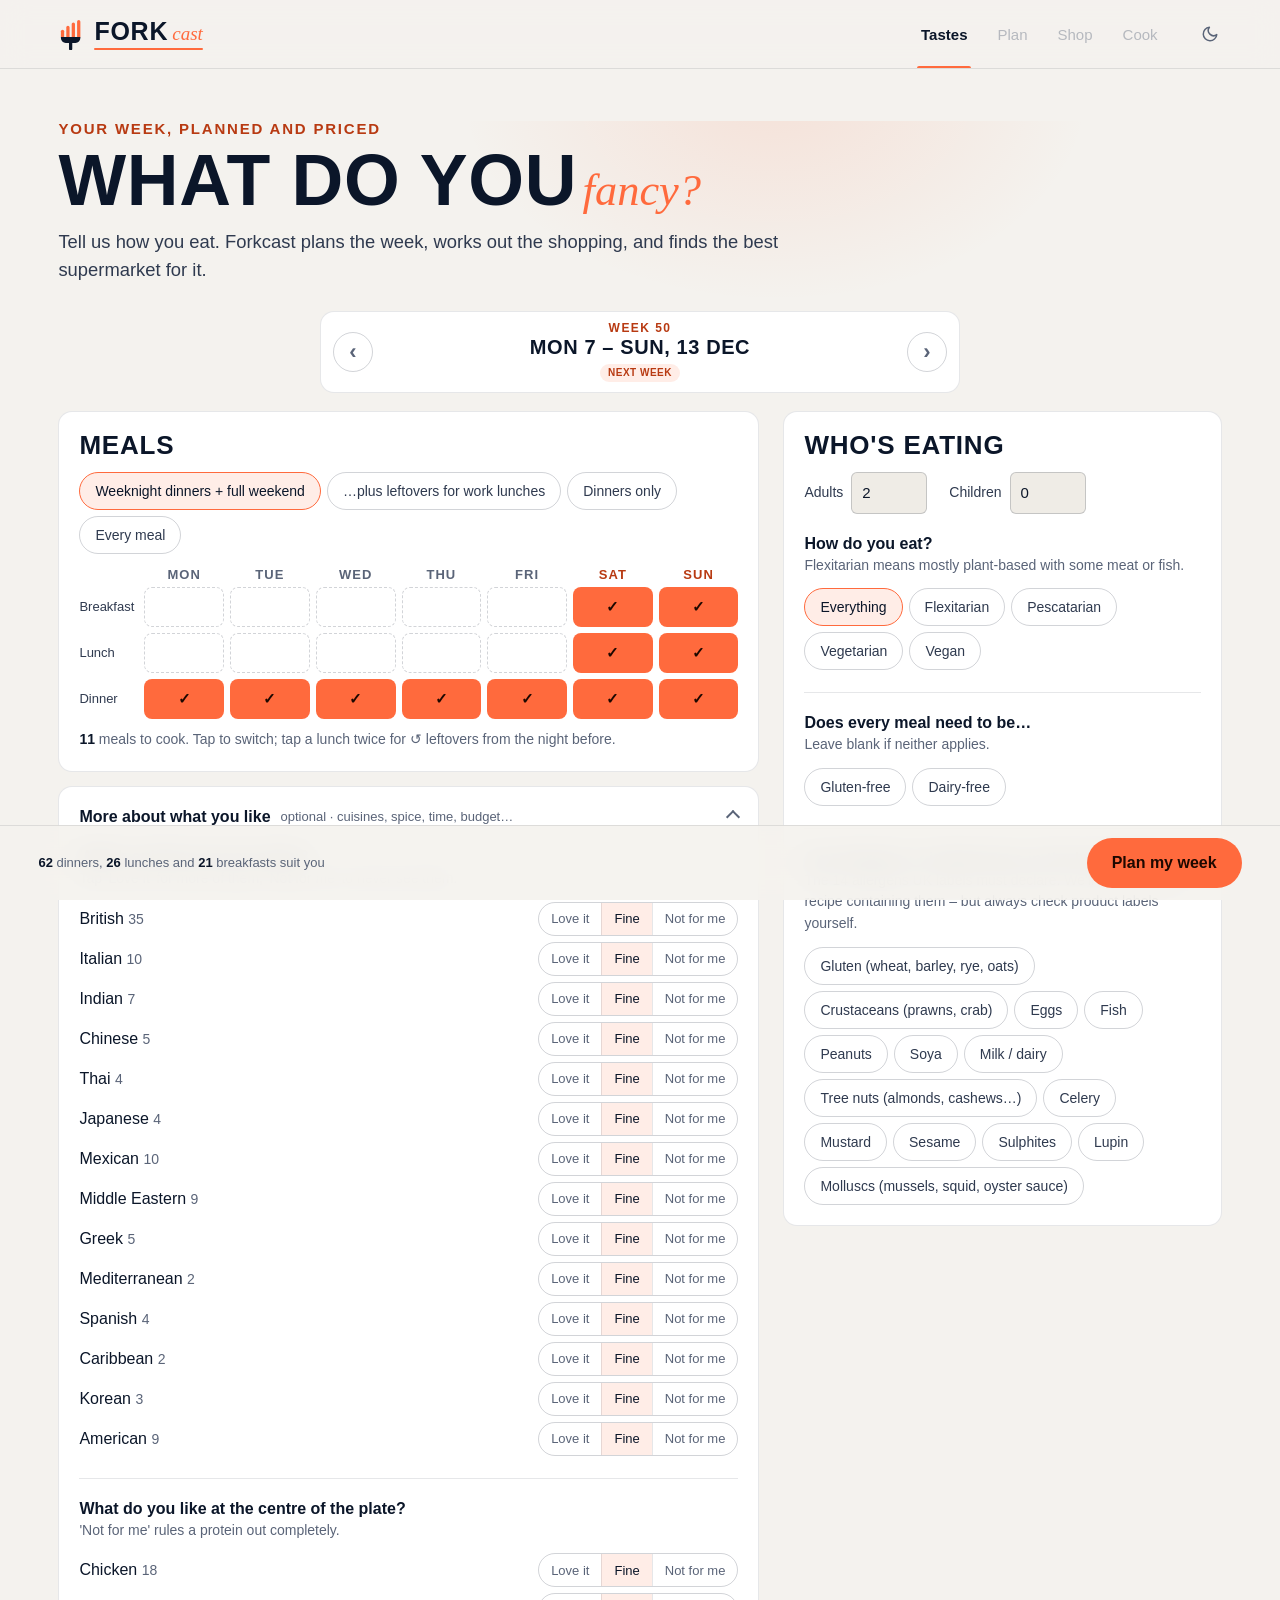
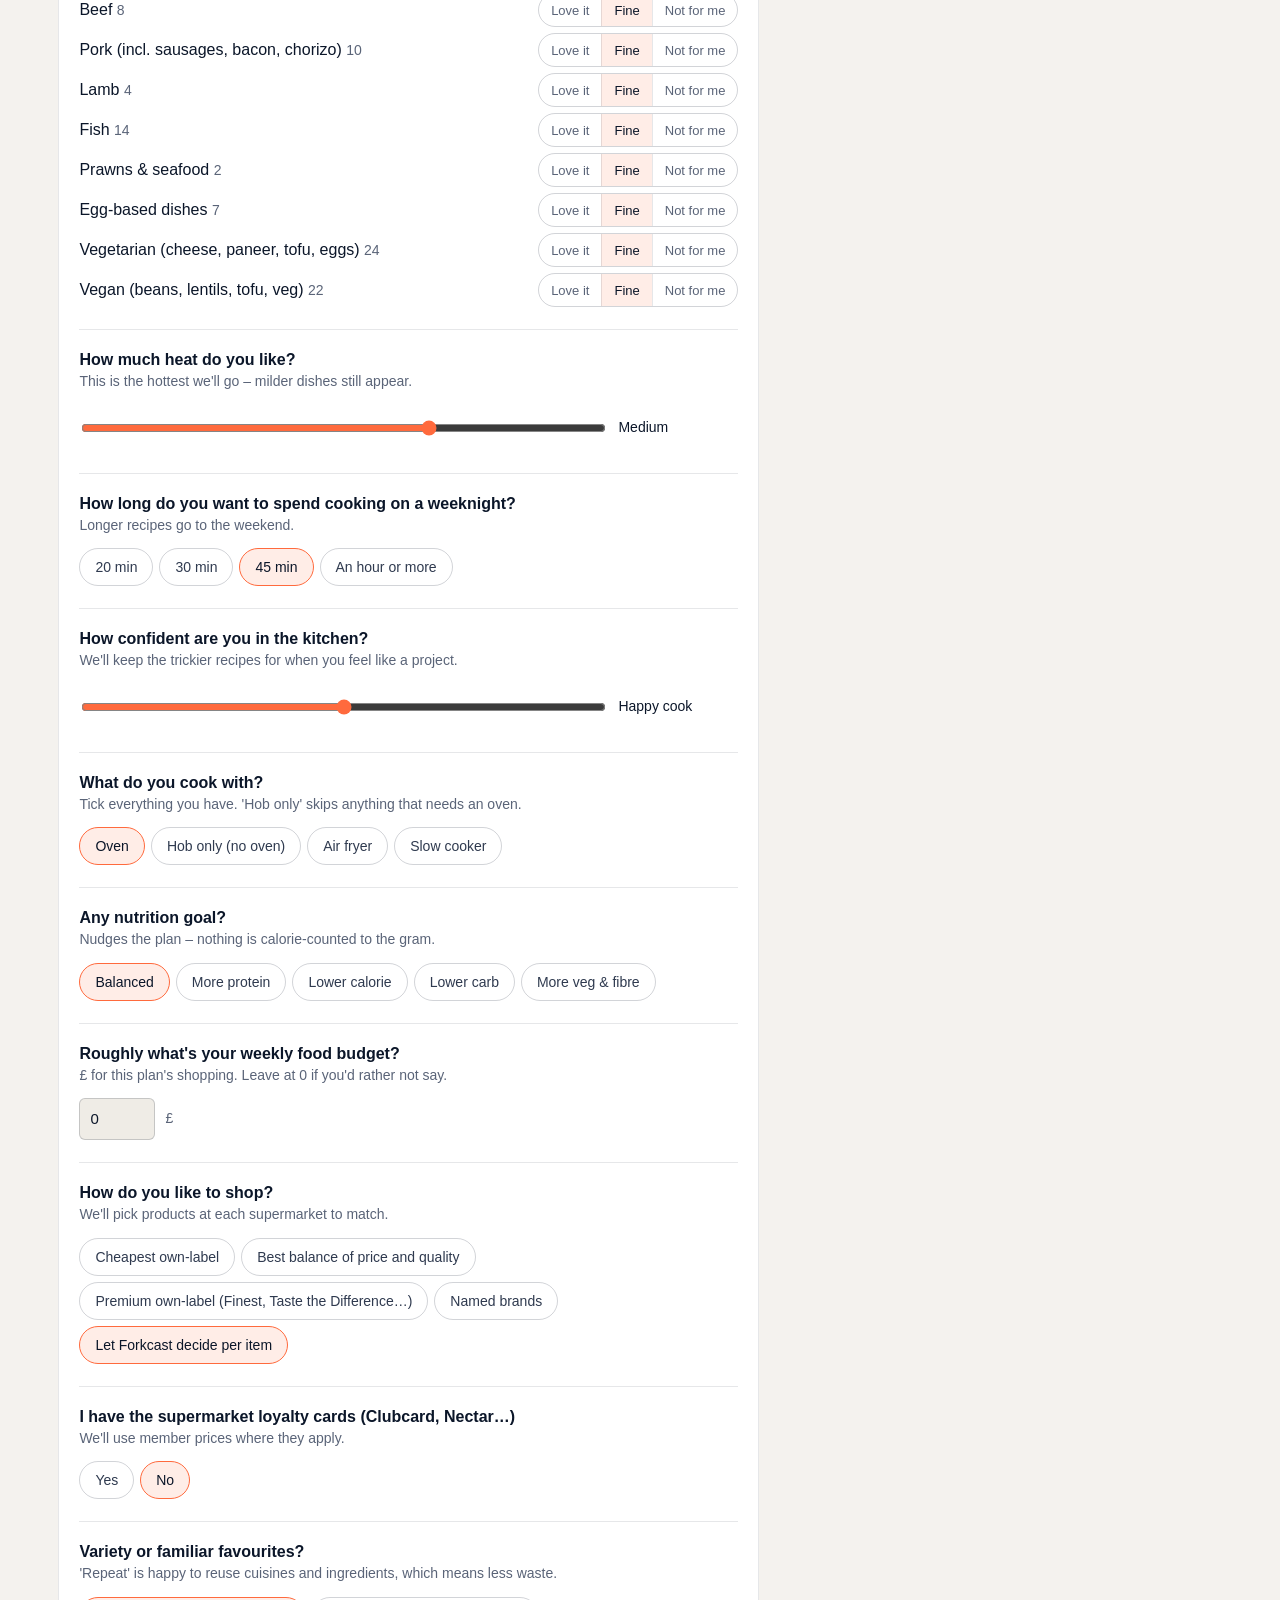
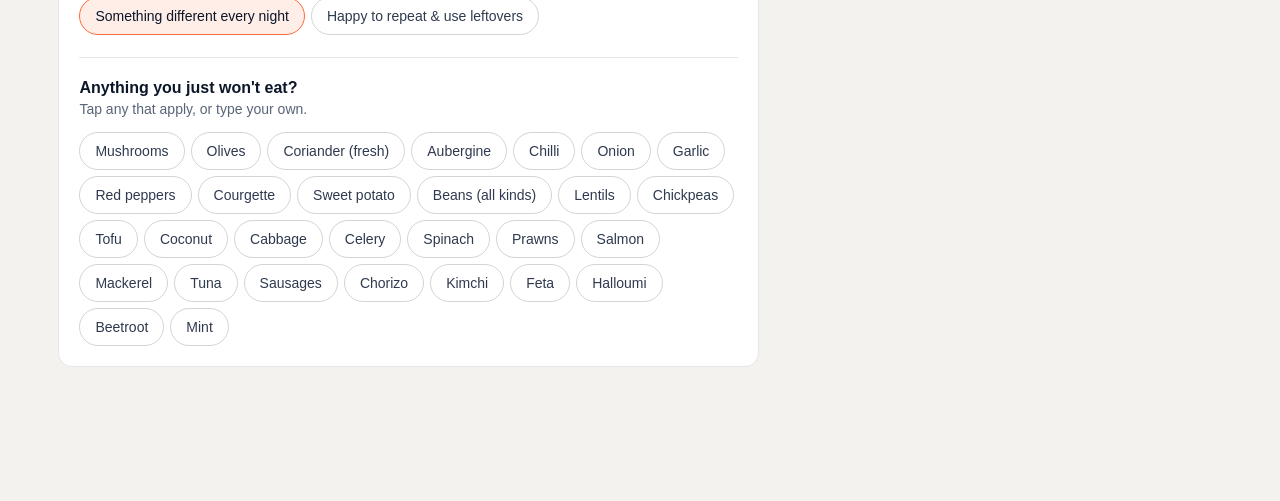
<file: index.html>
<!doctype html>
<html lang="en-GB">
<head>
<meta charset="utf-8">
<meta name="viewport" content="width=device-width, initial-scale=1, viewport-fit=cover">
<meta name="theme-color" content="#07101f" media="(prefers-color-scheme: dark)">
<meta name="theme-color" content="#f5f3f1" media="(prefers-color-scheme: light)">
<link rel="icon" href="icon.svg" type="image/svg+xml">
<link rel="apple-touch-icon" href="apple-touch-icon.png">
<link rel="manifest" href="manifest.json">
<title>Forkcast</title>
<script>try{var t=localStorage.getItem("fc-theme");if(t)document.documentElement.setAttribute("data-theme",t)}catch(e){}</script>
<link rel="stylesheet" href="style.css">
</head>
<body>
<a class="skip" href="#view">Skip to content</a>
<header>
  <div class="bar-in">
    <a class="mark" href="#" onclick="go(0);return false" aria-label="Forkcast: start">
      <!-- a fork whose tines rise like a bar chart: the week's food, forecast -->
      <svg class="logo" viewBox="0 0 28 32" aria-hidden="true"><rect class="tine" x="3" y="11" width="3.4" height="9" rx="1.7"/><rect class="tine" x="8.6" y="7" width="3.4" height="13" rx="1.7"/><rect class="tine" x="14.2" y="3.5" width="3.4" height="16.5" rx="1.7"/><rect class="tine" x="19.8" y="1" width="3.4" height="19" rx="1.7"/><path class="handle" d="M3 18.5h20.2v1.2a5 5 0 0 1-5 5h-3.4v6.1a1.7 1.7 0 0 1-3.4 0v-6.1H8a5 5 0 0 1-5-5z"/></svg>
      <span class="word"><span><b>FORK</b><i>cast</i></span></span>
    </a>
    <nav class="steps" id="steps" aria-label="Steps">
      <button data-s="0">Tastes</button>
      <button data-s="1">Plan</button>
      <button data-s="2">Shop</button>
      <button data-s="3">Cook</button>
    </nav>
    <button class="theme-btn" id="theme-btn" type="button" aria-label="Switch light or dark theme" title="Switch theme">
      <svg class="i-sun" viewBox="0 0 24 24" fill="none" stroke="currentColor" stroke-width="2" stroke-linecap="round" aria-hidden="true"><circle cx="12" cy="12" r="4"/><path d="M12 2v2M12 20v2M4.9 4.9l1.4 1.4M17.7 17.7l1.4 1.4M2 12h2M20 12h2M4.9 19.1l1.4-1.4M17.7 6.3l1.4-1.4"/></svg>
      <svg class="i-moon" viewBox="0 0 24 24" fill="none" stroke="currentColor" stroke-width="2" stroke-linecap="round" stroke-linejoin="round" aria-hidden="true"><path d="M21 12.8A9 9 0 1 1 11.2 3a7 7 0 0 0 9.8 9.8z"/></svg>
    </button>
  </div>
</header>
<main id="view" tabindex="-1"></main>
<script>
document.getElementById("theme-btn").addEventListener("click", function () {
  var r = document.documentElement, cur = r.getAttribute("data-theme") || (matchMedia("(prefers-color-scheme: light)").matches ? "light" : "dark");
  var next = cur === "light" ? "dark" : "light"; r.setAttribute("data-theme", next);
  try { localStorage.setItem("fc-theme", next); } catch (e) {}
});
</script>
<script>window.FORKCAST_STATIC = 1;</script>
<script src="engine.js"></script>
<script src="app.js"></script>
</body>
</html>
</file>
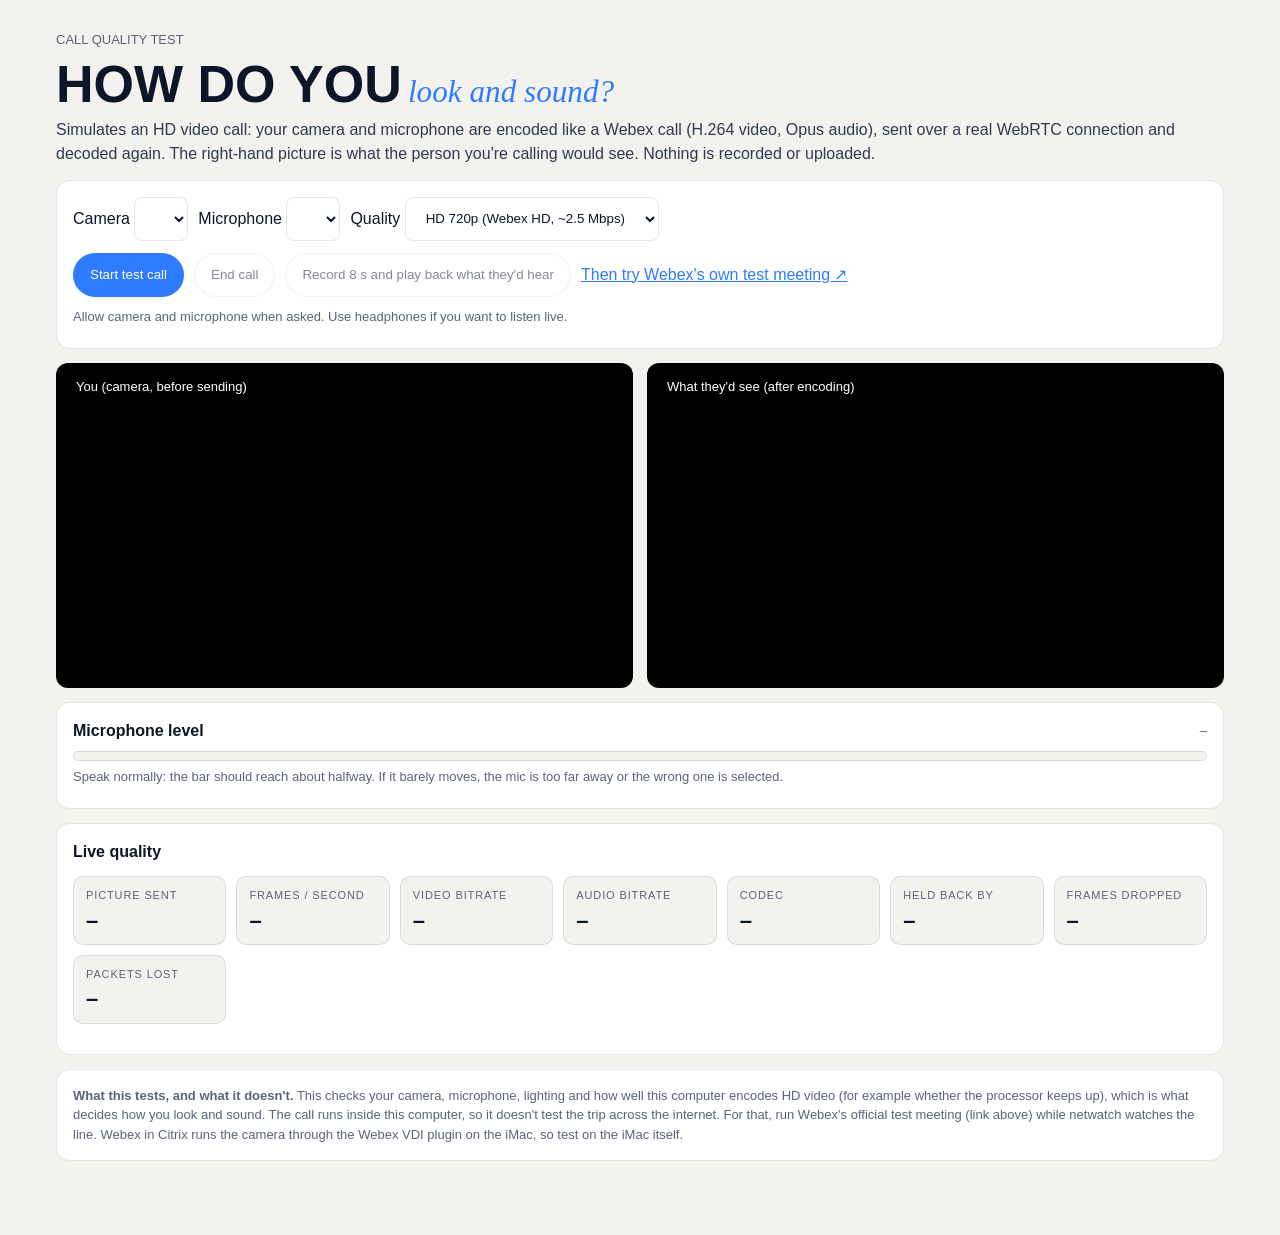
<file: call-test.html>
<!doctype html>
<html lang="en-GB">
<head>
<meta charset="utf-8">
<meta name="viewport" content="width=device-width, initial-scale=1">
<title>Call Quality Test</title>
<style>
/* A two-way HD call, simulated in the browser: your camera and microphone are encoded the way a
   video-call app would (H.264, Webex-like bitrates), sent across a real WebRTC connection and
   decoded again, so you see and hear what the other side would get, with live quality numbers. */
:root{--bg:#07101f;--panel:#0b1629;--line:rgb(255 255 255/.09);--ink:#f4f6fa;--ink2:#c6ccd8;--ink3:#8b95a8;
  --accent:#2f7bff;--ok:#3ddc84;--warn:#f5c518;--bad:#ff5a4f;--r:14px}
@media (prefers-color-scheme:light){:root{--bg:#f4f2ee;--panel:#fff;--line:rgb(10 20 40/.1);--ink:#0b1629;--ink2:#2f3a4f;--ink3:#5a6478;--ok:#13824a;--warn:#8a6400;--bad:#c8261c}}
*{box-sizing:border-box}
body{margin:0;background:var(--bg);color:var(--ink);font:16px/1.5 -apple-system,BlinkMacSystemFont,"Segoe UI",Roboto,sans-serif}
main{max-width:1200px;margin:0 auto;padding:24px 16px 60px}
h1{font:700 clamp(32px,5vw,52px)/1 "DIN Condensed","Barlow Condensed","Arial Narrow",sans-serif;text-transform:uppercase;margin:8px 0}
h1 em{font:italic 400 .6em Georgia,serif;color:var(--accent);text-transform:none;margin-left:.2em}
p{margin:6px 0;color:var(--ink2)}
.row{display:flex;flex-wrap:wrap;gap:10px;align-items:center}
select,button{font:600 15px/1 inherit;min-height:44px;padding:0 16px;border-radius:999px;border:1px solid var(--line);background:var(--panel);color:var(--ink)}
select{border-radius:8px;font-weight:500}
button.go{background:var(--accent);border-color:transparent;color:#fff}
button:disabled{opacity:.5}
.panel{background:var(--panel);border:1px solid var(--line);border-radius:var(--r);padding:16px;margin:14px 0}
.vids{display:grid;gap:14px;grid-template-columns:1fr}
@media(min-width:860px){.vids{grid-template-columns:1fr 1fr}}
.vid{position:relative;background:#000;border-radius:12px;overflow:hidden;aspect-ratio:16/9}
.vid video{width:100%;height:100%;object-fit:contain;display:block}
.vid .lab{position:absolute;left:10px;top:10px;padding:4px 10px;border-radius:999px;background:rgb(0 0 0/.6);color:#fff;font-size:13px}
.stats{display:grid;gap:10px;grid-template-columns:repeat(auto-fill,minmax(150px,1fr))}
.st{background:var(--bg);border:1px solid var(--line);border-radius:10px;padding:10px 12px}
.st .k{display:block;font-size:11px;letter-spacing:.08em;text-transform:uppercase;color:var(--ink3)}
.st .v{display:block;font:700 22px/1.2 "DIN Condensed","Barlow Condensed","Arial Narrow",sans-serif;margin-top:4px;font-variant-numeric:tabular-nums}
.ok{color:var(--ok)}.warn{color:var(--warn)}.bad{color:var(--bad)}
.meter{height:10px;border-radius:5px;background:var(--bg);border:1px solid var(--line);overflow:hidden}.meter i{display:block;height:100%;width:0;background:var(--ok);transition:width .1s}
.verdict{font-size:17px}
small,.small{font-size:13px;color:var(--ink3)}
a{color:var(--accent)}
</style>
</head>
<body>
<main>
  <p class="small">CALL QUALITY TEST</p>
  <h1>How do you<em>look and sound?</em></h1>
  <p>Simulates an HD video call: your camera and microphone are encoded like a Webex call (H.264 video, Opus audio), sent over a real WebRTC connection and decoded again. The right-hand picture is what the person you're calling would see. Nothing is recorded or uploaded.</p>

  <div class="panel">
    <div class="row">
      <label>Camera <select id="cam"></select></label>
      <label>Microphone <select id="mic"></select></label>
      <label>Quality <select id="q">
        <option value="720">HD 720p (Webex HD, ~2.5 Mbps)</option>
        <option value="1080">Full HD 1080p (~4 Mbps)</option>
        <option value="360">Standard 360p (~0.6 Mbps)</option>
      </select></label>
    </div>
    <div class="row" style="margin-top:12px">
      <button class="go" id="start">Start test call</button>
      <button id="stop" disabled>End call</button>
      <button id="hear" disabled title="Records 8 seconds of what they'd hear, then plays it back, so there's no echo">Record 8 s and play back what they'd hear</button>
      <a href="https://www.webex.com/test-meeting.html" target="_blank" rel="noopener">Then try Webex's own test meeting ↗</a>
    </div>
    <p class="small" id="status" style="margin-top:10px">Allow camera and microphone when asked. Use headphones if you want to listen live.</p>
  </div>

  <div class="vids">
    <div class="vid"><video id="local" autoplay playsinline muted></video><span class="lab">You (camera, before sending)</span></div>
    <div class="vid"><video id="remote" autoplay playsinline muted></video><span class="lab">What they'd see (after encoding)</span></div>
  </div>

  <div class="panel">
    <div class="row" style="justify-content:space-between"><b>Microphone level</b><span class="small" id="micl">–</span></div>
    <div class="meter" style="margin-top:8px"><i id="mlev"></i></div>
    <p class="small" style="margin-top:6px">Speak normally: the bar should reach about halfway. If it barely moves, the mic is too far away or the wrong one is selected.</p>
  </div>

  <div class="panel">
    <b>Live quality</b>
    <div class="stats" style="margin-top:12px">
      <div class="st"><span class="k">Picture sent</span><span class="v" id="s-res">–</span></div>
      <div class="st"><span class="k">Frames / second</span><span class="v" id="s-fps">–</span></div>
      <div class="st"><span class="k">Video bitrate</span><span class="v" id="s-vbr">–</span></div>
      <div class="st"><span class="k">Audio bitrate</span><span class="v" id="s-abr">–</span></div>
      <div class="st"><span class="k">Codec</span><span class="v" id="s-codec">–</span></div>
      <div class="st"><span class="k">Held back by</span><span class="v" id="s-lim">–</span></div>
      <div class="st"><span class="k">Frames dropped</span><span class="v" id="s-drop">–</span></div>
      <div class="st"><span class="k">Packets lost</span><span class="v" id="s-loss">–</span></div>
    </div>
    <p class="verdict" id="verdict" style="margin-top:14px"></p>
  </div>

  <div class="panel small">
    <b>What this tests, and what it doesn't.</b> This checks your camera, microphone, lighting and how well this computer encodes HD video (for example whether the processor keeps up), which is what decides how you look and sound. The call runs inside this computer, so it doesn't test the trip across the internet. For that, run Webex's official test meeting (link above) while netwatch watches the line. Webex in Citrix runs the camera through the Webex VDI plugin on the iMac, so test on the iMac itself.
  </div>
</main>
<script>
const $ = s => document.querySelector(s);
const Q = { "360": { w: 640, h: 360, br: 600e3 }, "720": { w: 1280, h: 720, br: 2.5e6 }, "1080": { w: 1920, h: 1080, br: 4e6 } };
let stream, pc1, pc2, timer, prev = {}, audioCtx, recvStream;

async function listDevices() {
  const ds = await navigator.mediaDevices.enumerateDevices();
  const fill = (sel, kind) => { const cur = sel.value; sel.innerHTML = ds.filter(d => d.kind === kind).map((d, i) => `<option value="${d.deviceId}">${d.label || kind + " " + (i + 1)}</option>`).join(""); if (cur) sel.value = cur; };
  fill($("#cam"), "videoinput"); fill($("#mic"), "audioinput");
}
function status(t) { $("#status").textContent = t; }

async function start() {
  const q = Q[$("#q").value];
  status("Starting camera and microphone…");
  stream = await navigator.mediaDevices.getUserMedia({
    video: { deviceId: $("#cam").value ? { exact: $("#cam").value } : undefined, width: { ideal: q.w }, height: { ideal: q.h }, frameRate: { ideal: 30 } },
    audio: { deviceId: $("#mic").value ? { exact: $("#mic").value } : undefined, echoCancellation: true, noiseSuppression: true, autoGainControl: true },
  });
  await listDevices();
  $("#local").srcObject = stream;
  micMeter(stream);
  // the call: two ends of a real WebRTC connection, as a calling app would set up
  pc1 = new RTCPeerConnection(); pc2 = new RTCPeerConnection();
  pc1.onicecandidate = e => e.candidate && pc2.addIceCandidate(e.candidate);
  pc2.onicecandidate = e => e.candidate && pc1.addIceCandidate(e.candidate);
  recvStream = new MediaStream();
  pc2.ontrack = e => { recvStream.addTrack(e.track); $("#remote").srcObject = recvStream; };
  for (const t of stream.getTracks()) {
    const tr = pc1.addTransceiver(t, { direction: "sendonly", streams: [stream] });
    if (t.kind === "video") {
      // prefer H.264 like Webex
      const caps = RTCRtpSender.getCapabilities("video").codecs;
      const h264 = caps.filter(c => /h264/i.test(c.mimeType)), rest = caps.filter(c => !/h264/i.test(c.mimeType));
      if (h264.length && tr.setCodecPreferences) tr.setCodecPreferences([...h264, ...rest]);
    }
  }
  const offer = await pc1.createOffer(); await pc1.setLocalDescription(offer); await pc2.setRemoteDescription(offer);
  const answer = await pc2.createAnswer(); await pc2.setLocalDescription(answer); await pc1.setRemoteDescription(answer);
  // Webex-like bitrates
  for (const s of pc1.getSenders()) {
    const p = s.getParameters(); if (!p.encodings || !p.encodings.length) p.encodings = [{}];
    p.encodings[0].maxBitrate = s.track.kind === "video" ? q.br : 64e3;
    if (s.track.kind === "video") p.encodings[0].maxFramerate = 30;
    await s.setParameters(p).catch(() => {});
  }
  $("#start").disabled = true; $("#stop").disabled = false; $("#hear").disabled = false;
  status("Call running. Wait about 10 seconds for the picture to reach full quality.");
  prev = {}; timer = setInterval(stats, 1000);
}

function stop() {
  clearInterval(timer);
  [pc1, pc2].forEach(p => p && p.close());
  stream && stream.getTracks().forEach(t => t.stop());
  $("#start").disabled = false; $("#stop").disabled = true; $("#hear").disabled = true;
  status("Call ended.");
}

function micMeter(s) {
  audioCtx = audioCtx || new AudioContext();
  const an = audioCtx.createAnalyser(); an.fftSize = 512;
  audioCtx.createMediaStreamSource(s).connect(an);
  const buf = new Float32Array(an.fftSize);
  (function tick() {
    an.getFloatTimeDomainData(buf);
    let rms = 0; for (const x of buf) rms += x * x; rms = Math.sqrt(rms / buf.length);
    const db = 20 * Math.log10(rms || 1e-6), pct = Math.max(0, Math.min(100, (db + 60) * 1.8));
    $("#mlev").style.width = pct + "%"; $("#micl").textContent = (db > -90 ? db.toFixed(0) : "–") + " dB";
    if (s.active) requestAnimationFrame(tick);
  })();
}

async function hear() {
  // record what the far end receives, then play it back: no echo, and you hear the encoded audio
  const rec = new MediaRecorder(new MediaStream(recvStream.getAudioTracks().concat(recvStream.getVideoTracks())));
  const chunks = []; rec.ondataavailable = e => chunks.push(e.data);
  rec.onstop = () => { const v = document.createElement("video"); v.src = URL.createObjectURL(new Blob(chunks, { type: rec.mimeType }));
    v.controls = true; v.style.cssText = "width:100%;border-radius:12px;margin-top:12px"; $("#hear").after(v); v.play(); status("Playing back what they'd have seen and heard."); };
  rec.start(); status("Recording 8 seconds: talk normally…"); $("#hear").disabled = true;
  setTimeout(() => { rec.stop(); $("#hear").disabled = false; }, 8000);
}

async function stats() {
  const r = await pc1.getStats(); let out = {}, codecs = {};
  r.forEach(s => { if (s.type === "codec") codecs[s.id] = s.mimeType; });
  r.forEach(s => {
    if (s.type === "outbound-rtp" && s.kind === "video") out.v = s;
    if (s.type === "outbound-rtp" && s.kind === "audio") out.a = s;
    if (s.type === "remote-inbound-rtp" && s.kind === "video") out.rv = s;
  });
  const r2 = await pc2.getStats(); r2.forEach(s => { if (s.type === "inbound-rtp" && s.kind === "video") out.iv = s; });
  const now = performance.now(), dt = prev.t ? (now - prev.t) / 1000 : 1;
  const kbps = (cur, p) => cur && p ? ((cur.bytesSent - p.bytesSent) * 8 / dt / 1000) : 0;
  const vbr = kbps(out.v, prev.v), abr = kbps(out.a, prev.a);
  const v = out.v || {}, iv = out.iv || {};
  const res = v.frameWidth ? `${v.frameWidth}×${v.frameHeight}` : "–";
  const fps = Math.round(v.framesPerSecond || 0);
  const lim = v.qualityLimitationReason || "none";
  const target = Q[$("#q").value];
  set("#s-res", res, v.frameHeight >= target.h * .95 ? "ok" : v.frameHeight >= target.h * .6 ? "warn" : "bad");
  set("#s-fps", fps || "–", fps >= 27 ? "ok" : fps >= 20 ? "warn" : "bad");
  set("#s-vbr", vbr ? (vbr / 1000).toFixed(2) + " Mbps" : "–", vbr >= target.br / 1000 * .7 ? "ok" : vbr ? "warn" : "");
  set("#s-abr", abr ? Math.round(abr) + " kbps" : "–", abr >= 20 ? "ok" : "warn");
  set("#s-codec", (codecs[v.codecId] || "–").replace("video/", ""), "");
  set("#s-lim", { none: "nothing", cpu: "processor", bandwidth: "bandwidth", other: "other" }[lim] || lim, lim === "none" ? "ok" : "warn");
  set("#s-drop", iv.framesDropped ?? "–", (iv.framesDropped || 0) < 10 ? "ok" : "warn");
  set("#s-loss", out.rv ? out.rv.packetsLost : 0, (out.rv?.packetsLost || 0) === 0 ? "ok" : "warn");
  const issues = [];
  if (v.frameHeight && v.frameHeight < target.h * .95) issues.push(`your camera or computer is only producing ${res}, below the ${target.h}p asked for`);
  if (fps && fps < 25) issues.push(`the picture is running at ${fps} frames a second (aim for 30): usually poor lighting, or the camera on a low-light setting`);
  if (lim === "cpu") issues.push("the processor can't keep up with HD encoding: close other apps, or use 720p");
  if (lim === "bandwidth") issues.push("the encoder is holding back to stay within the bitrate");
  $("#verdict").innerHTML = !v.frameWidth ? "Warming up…" : issues.length ? "<span class='warn'>Things to look at:</span> " + issues.join("; ") + "." :
    `<span class='ok'>Looks good.</span> You're sending ${res} at ${fps} fps and ${(vbr / 1000).toFixed(1)} Mbps, which is Webex HD quality. Use "Record 8 s" to check how your voice sounds.`;
  prev = { t: now, v: out.v, a: out.a };
}
function set(sel, txt, cls) { const e = $(sel); e.textContent = txt; e.className = "v " + (cls || ""); }

$("#start").onclick = () => start().catch(e => status("Couldn't start: " + e.message + ". Check the browser has permission to use the camera and microphone."));
$("#stop").onclick = stop;
$("#hear").onclick = hear;
navigator.mediaDevices?.enumerateDevices && listDevices();
navigator.mediaDevices?.addEventListener?.("devicechange", listDevices);
</script>
</body>
</html>
</file>
<file: style.css>
/* Forkcast: in the Posh On Paper family. A matchday-programme read: navy surfaces, white ink,
   headlines in a condensed scoreboard face with the accent word in an italic serif, numbers in
   tabular figures, borders not shadows, pill buttons. Forkcast's own colour is a ripe tomato
   (Posh's is blue), used for the one thing to do next and the accent words; nothing else. */

:root{
  --font-ui:-apple-system,BlinkMacSystemFont,"Inter","Segoe UI",Roboto,sans-serif;
  --font-head:"DIN Condensed","Barlow Condensed","Oswald","Arial Narrow",sans-serif;
  --font-serif:Georgia,"Times New Roman",serif;

  --navy:#07101f; --deck:#0b1629; --deck-up:#112039; --pit:#050b16;
  --line:rgb(255 255 255 / .08); --line-strong:rgb(255 255 255 / .16);
  --ink-1:#f4f6fa; --ink-2:#c6ccd8; --ink-3:#8b95a8; --ink-4:#76809a;
  --tom:#ff6a3d; --tom-ink:#ff8a66; --tom-deep:#e0512a; --tom-glow:rgb(255 106 61 / .16); --on-tom:#1d0800;
  --ok:#3ddc84; --warn:#f5c518; --bad:#ff5a4f;
  --t-value:#8fb3ff; --t-own:#c6ccd8; --t-premium:#e7c26b; --t-brand:#d39bf2;
  --r-control:6px; --r-panel:14px; --r-pill:999px; --ease-out:cubic-bezier(.23,1,.32,1);
  color-scheme:dark;
}
/* light: the same programme printed on paper */
@media (prefers-color-scheme:light){
  :root:not([data-theme="dark"]){
    --navy:#f4f2ee; --deck:#ffffff; --deck-up:#faf8f5; --pit:#efece6;
    --line:rgb(10 20 40 / .10); --line-strong:rgb(10 20 40 / .18);
    --ink-1:#0b1629; --ink-2:#2f3a4f; --ink-3:#5a6478; --ink-4:#687286;
    --tom:#ff6a3d; --tom-ink:#b83a12; --tom-deep:#e0512a; --tom-glow:rgb(255 106 61 / .12);
    --ok:#13824a; --warn:#8a6400; --bad:#c8261c;
    --t-value:#2456b8; --t-own:#5a6478; --t-premium:#8a6200; --t-brand:#7d3fb0;
    color-scheme:light}
}
:root[data-theme="light"]{
  --navy:#f4f2ee; --deck:#ffffff; --deck-up:#faf8f5; --pit:#efece6;
  --line:rgb(10 20 40 / .10); --line-strong:rgb(10 20 40 / .18);
  --ink-1:#0b1629; --ink-2:#2f3a4f; --ink-3:#5a6478; --ink-4:#687286;
  --tom:#ff6a3d; --tom-ink:#b83a12; --tom-deep:#e0512a; --tom-glow:rgb(255 106 61 / .12);
  --ok:#13824a; --warn:#8a6400; --bad:#c8261c;
  --t-value:#2456b8; --t-own:#5a6478; --t-premium:#8a6200; --t-brand:#7d3fb0;
  color-scheme:light}
:root[data-theme="dark"]{color-scheme:dark}

*{box-sizing:border-box}
html{-webkit-text-size-adjust:100%}
body{margin:0;background:var(--navy);color:var(--ink-1);font:16px/1.55 var(--font-ui);-webkit-font-smoothing:antialiased;font-variant-numeric:tabular-nums}
::selection{background:var(--tom);color:var(--on-tom)}
:focus-visible{outline:2px solid var(--tom);outline-offset:2px}
a{color:var(--tom-ink)}
p{margin:6px 0}
.num{font-variant-numeric:tabular-nums}
.small{font-size:13px}.dim{color:var(--ink-3)}.miss{color:var(--bad)}
.skip{position:absolute;left:12px;top:-60px;z-index:50;padding:10px 14px;border-radius:var(--r-control);background:var(--tom);color:var(--on-tom);text-decoration:none}
.skip:focus{top:12px}

/* nav: wordmark, the four steps, theme */
header{position:sticky;top:0;z-index:30;border-bottom:1px solid var(--line);padding-top:env(safe-area-inset-top,0px);
  background:color-mix(in srgb,var(--navy) 86%,transparent);-webkit-backdrop-filter:blur(14px);backdrop-filter:blur(14px)}
.bar-in{max-width:880px;margin:0 auto;height:60px;display:flex;align-items:center;gap:18px;padding:0 max(20px,env(safe-area-inset-right,0px)) 0 max(20px,env(safe-area-inset-left,0px))}
.mark{display:inline-flex;flex-direction:column;gap:4px;text-decoration:none;line-height:1}
.mark b{font:700 22px/1 var(--font-head);letter-spacing:.03em;color:var(--ink-1)}
.mark i{font:italic 400 17px/1 var(--font-serif);color:var(--tom);margin-left:4px}
.mark::after{content:"";height:2px;background:var(--tom);border-radius:2px}
.steps{margin-left:auto;display:flex;gap:2px}
.steps button{position:relative;border:0;border-radius:0;background:none;color:var(--ink-3);font:500 14px/1 var(--font-ui);padding:0 10px;height:60px;min-height:0;cursor:pointer}
.steps button:not(:disabled):hover{color:var(--ink-1);background:none}
.steps button:disabled{opacity:.4;cursor:default}
.steps button.on{color:var(--ink-1);font-weight:650}
.steps button.on::after{content:"";position:absolute;left:10px;right:10px;bottom:0;height:2px;border-radius:2px 2px 0 0;background:var(--tom)}
@media (max-width:480px){.steps button{padding:0 7px;font-size:13px}.bar-in{gap:8px}}
.theme-btn{display:inline-grid;place-items:center;width:40px;height:40px;min-height:0;margin-right:-8px;padding:0;border-radius:var(--r-pill);border:0;background:none;color:var(--ink-3);cursor:pointer}
.theme-btn:hover{background:var(--deck);color:var(--ink-1)}
.theme-btn svg{width:18px;height:18px}
.theme-btn .i-sun{display:none}
:root[data-theme="dark"] .theme-btn .i-sun{display:block} :root[data-theme="dark"] .theme-btn .i-moon{display:none}
@media (prefers-color-scheme:dark){:root:not([data-theme="light"]) .theme-btn .i-sun{display:block}:root:not([data-theme="light"]) .theme-btn .i-moon{display:none}}

main{position:relative;max-width:880px;margin:0 auto;padding:0 max(20px,env(safe-area-inset-right,0px)) 120px max(20px,env(safe-area-inset-left,0px))}
/* floodlight wash behind the top of each step */
.glow{position:absolute;left:0;right:0;top:0;height:420px;pointer-events:none;overflow:hidden;z-index:-1}
.glow::before{content:"";position:absolute;width:900px;height:600px;left:50%;top:-330px;transform:translateX(-35%);background:radial-gradient(closest-side,var(--tom-glow),transparent 70%)}

/* type */
.kicker{font:700 14px/1 var(--font-head);letter-spacing:.12em;color:var(--tom-ink);text-transform:uppercase;margin:44px 0 0}
h1{font:700 clamp(46px,9vw,76px)/.92 var(--font-head);text-transform:uppercase;letter-spacing:.01em;margin:12px 0 0}
h1 em{font:italic 400 .62em/1 var(--font-serif);color:var(--tom);text-transform:none;letter-spacing:0;margin-left:.12em}
h2{font:700 24px/1 var(--font-head);text-transform:uppercase;letter-spacing:.03em;margin:0}
h3{font:600 16px/1.3 var(--font-ui);margin:0 0 4px}
.lede{color:var(--ink-2);font-size:17px;max-width:600px;margin:14px 0 26px}

/* panels */
.panel{background:var(--deck);border:1px solid var(--line);border-radius:var(--r-panel);padding:20px;margin:14px 0}
.panel-h{display:flex;align-items:baseline;gap:12px;margin-bottom:14px}
.panel-h .meta{margin-left:auto;font-size:13px;color:var(--ink-3)}
.help{font-size:14px;color:var(--ink-3);margin:-2px 0 12px}
.row{display:flex;align-items:center;gap:10px}.wrap{flex-wrap:wrap}

/* buttons */
.btn,button{font:600 14px/1 var(--font-ui);border-radius:var(--r-pill);cursor:pointer;display:inline-flex;align-items:center;justify-content:center;gap:8px;
  min-height:42px;padding:0 18px;border:1px solid var(--line-strong);background:none;color:var(--ink-1);text-decoration:none;white-space:nowrap;
  transition:background .15s,border-color .15s,transform .15s var(--ease-out)}
.btn:active,button:active{transform:scale(.97)}
button:hover,.btn:hover{border-color:var(--ink-3);background:var(--deck-up)}
.btn.go,button.go{background:var(--tom);border-color:transparent;color:var(--on-tom)}
.btn.go:hover,button.go:hover{background:var(--tom-deep)}
.btn.big,button.big{min-height:50px;padding:0 24px;font-size:16px}
button.tiny,.btn.tiny{min-height:32px;padding:0 12px;font-size:13px}
button.link{border:0;min-height:0;padding:0;background:none;color:var(--tom-ink);font-weight:500;text-decoration:underline;text-underline-offset:3px}
button:disabled{opacity:.45;cursor:default}
input,select{font:500 15px/1.2 var(--font-ui);color:var(--ink-1);background:var(--pit);border:1px solid var(--line-strong);border-radius:var(--r-control);padding:9px 10px;min-height:42px}
input[type=number]{width:76px}
label{font-size:14px;color:var(--ink-2)}

/* choices */
.chips{display:flex;flex-wrap:wrap;gap:6px}
.chip{min-height:38px;padding:0 15px;font-weight:500;color:var(--ink-2)}
.chip[aria-pressed="true"]{background:var(--tom-glow);border-color:var(--tom);color:var(--ink-1)}
.q+.q{margin-top:22px;padding-top:20px;border-top:1px solid var(--line)}
.q h3{margin-bottom:2px}
.gridq{display:grid;grid-template-columns:1fr auto;gap:6px 12px;align-items:center}
.seg{display:inline-flex;border:1px solid var(--line-strong);border-radius:var(--r-pill);overflow:hidden}
.seg button{border:0;border-radius:0;min-height:32px;padding:0 12px;font:500 13px/1 var(--font-ui);color:var(--ink-3)}
.seg button+button{border-left:1px solid var(--line)}
.seg button[aria-pressed="true"]{background:var(--tom-glow);color:var(--ink-1)}
.seg button[aria-pressed="true"].no{background:rgb(255 90 79 / .14);color:var(--bad)}
.scale{display:flex;align-items:center;gap:10px}.scale input{flex:1;accent-color:var(--tom);padding:0;border:0;background:none}
.inline-q{display:flex;flex-wrap:wrap;gap:12px 22px;align-items:center}
.inline-q label{display:flex;align-items:center;gap:8px}

/* meal grid */
.mealgrid{display:grid;grid-template-columns:auto repeat(7,minmax(32px,1fr));gap:6px;align-items:center;margin-top:14px}
.mg-d{font:700 13px/1 var(--font-head);letter-spacing:.08em;text-transform:uppercase;color:var(--ink-3);text-align:center}
.mg-d.wk{color:var(--tom-ink)}
.mg-m{font-size:13px;color:var(--ink-2);padding-right:4px}
.mg-c{min-height:40px;padding:0;border-radius:8px;border:1px dashed var(--line-strong);font-size:15px;color:var(--on-tom)}
.mg-c.cook{background:var(--tom);border:1px solid transparent}
.mg-c.leftovers{background:var(--tom-glow);border:1px solid var(--tom);color:var(--tom-ink)}

/* "more" folds */
details.fold{background:var(--deck);border:1px solid var(--line);border-radius:var(--r-panel);margin:14px 0}
details.fold>summary{list-style:none;cursor:pointer;padding:18px 20px;display:flex;align-items:center;gap:10px;font-weight:600}
details.fold>summary::-webkit-details-marker{display:none}
details.fold>summary::after{content:"";margin-left:auto;flex:none;width:8px;height:8px;border-right:2px solid var(--ink-3);border-bottom:2px solid var(--ink-3);transform:rotate(45deg);transition:transform .2s}
details.fold[open]>summary::after{transform:rotate(-135deg)}
details.fold>summary .meta{font-weight:400;font-size:13px;color:var(--ink-3)}
details.fold>.in{padding:0 20px 20px}

/* the bottom bar: where you are and the one thing to do next */
.next{position:fixed;left:0;right:0;bottom:0;z-index:20;border-top:1px solid var(--line);padding:12px max(20px,env(safe-area-inset-right,0px)) calc(12px + env(safe-area-inset-bottom,0px)) max(20px,env(safe-area-inset-left,0px));
  background:color-mix(in srgb,var(--navy) 90%,transparent);-webkit-backdrop-filter:blur(14px);backdrop-filter:blur(14px)}
.next .in{max-width:880px;margin:0 auto;display:flex;align-items:center;gap:14px}
.next .note{flex:1;font-size:13px;color:var(--ink-3);min-width:0}
.next .note b{color:var(--ink-1);font-weight:600}

/* week */
.day{display:grid;grid-template-columns:54px 1fr;gap:12px;padding:14px 0;border-top:1px solid var(--line)}
.day:first-child{border-top:0;padding-top:0}
.day .d{font:700 18px/1.2 var(--font-head);letter-spacing:.06em;text-transform:uppercase;color:var(--tom-ink)}
.meal{display:flex;align-items:center;gap:6px;padding:3px 0}
.meal+.meal{margin-top:6px}
.meal .t{flex:1;min-width:0}
.meal .mt{font:700 11px/1 var(--font-head);letter-spacing:.1em;text-transform:uppercase;color:var(--ink-3)}
.meal .n{display:block;font-weight:600;margin-top:2px}
.meal .m{display:block;font-size:12px;color:var(--ink-3)}
.ico{min-height:34px;width:34px;padding:0;border-color:transparent;color:var(--ink-3);font-size:15px}
.ico:hover{border-color:var(--line-strong)}
.ico[aria-pressed="true"]{color:var(--tom-ink)}
.nutri{display:flex;flex-wrap:wrap;gap:6px 18px;font-size:14px;color:var(--ink-2)}
.nutri b{font:700 20px/1 var(--font-head);color:var(--ink-1);margin-right:3px}

/* list */
.aisle{font:700 13px/1 var(--font-head);letter-spacing:.1em;text-transform:uppercase;color:var(--ink-3);margin:16px 0 4px}
.li{display:flex;gap:10px;align-items:baseline;padding:7px 0;border-top:1px solid var(--line);font-size:15px}
.li .qty{color:var(--ink-3);min-width:62px;font-size:13px}
.li.skip-it{opacity:.45;text-decoration:line-through}

/* shops: a ranked table, the best on top; choosing one opens its order steps underneath */
.shops{background:var(--deck);border:1px solid var(--line);border-radius:var(--r-panel);overflow:hidden;margin:14px 0}
.shoprow{display:grid;grid-template-columns:30px 1fr auto auto;gap:12px;align-items:center;width:100%;padding:16px 18px;border:0;border-top:1px solid var(--line);
  border-radius:0;background:none;text-align:left;min-height:0;font:inherit;color:inherit;white-space:normal}
.shops>.shoprow:first-child{border-top:0}
.shoprow:hover{background:var(--deck-up);border-color:var(--line)}
.shoprow.on{background:var(--deck-up)}
.shoprow .rk{font:700 22px/1 var(--font-head);color:var(--ink-3)}
.shoprow .nm{font-weight:650;font-size:16px}
.shoprow .sub{display:block;font-size:12px;font-weight:400;color:var(--ink-3)}
.shoprow .tot{font:700 28px/1 var(--font-head);letter-spacing:.01em}
.shoprow .chev{width:8px;height:8px;border-right:2px solid var(--ink-3);border-bottom:2px solid var(--ink-3);transform:rotate(-45deg)}
.shoprow.on .chev{transform:rotate(45deg)}
.badge{display:inline-block;margin-left:6px;padding:3px 8px;border-radius:var(--r-pill);font:700 10px/1.2 var(--font-ui);letter-spacing:.05em;text-transform:uppercase;background:var(--tom-glow);color:var(--tom-ink);vertical-align:2px}
.badge.q{background:rgb(231 194 107 / .14);color:var(--t-premium)}
.order{padding:4px 18px 20px 60px;border-top:1px solid var(--line);background:var(--deck-up)}
@media (max-width:560px){.order{padding-left:18px}.shoprow{grid-template-columns:22px 1fr auto auto;gap:10px;padding:14px}.shoprow .tot{font-size:24px}}
.stepline{display:flex;gap:14px;align-items:flex-start;margin-top:16px}
.stepline .n{flex:none;width:26px;height:26px;border-radius:50%;display:grid;place-items:center;background:var(--tom-glow);color:var(--tom-ink);font:700 15px/1 var(--font-head)}
.stepline .b{flex:1;min-width:0}
.notice{border-left:3px solid var(--warn);padding:8px 12px;background:var(--pit);border-radius:0 var(--r-control) var(--r-control) 0;font-size:13px;margin-top:12px}
.tier{font:700 10px/1 var(--font-ui);letter-spacing:.06em;text-transform:uppercase;padding:3px 6px;border-radius:4px;border:1px solid currentColor}
.tier.value{color:var(--t-value)}.tier.own{color:var(--t-own)}.tier.premium{color:var(--t-premium)}.tier.brand{color:var(--t-brand)}
.pl{display:grid;grid-template-columns:1fr auto;gap:2px 12px;padding:9px 0;border-top:1px solid var(--line);font-size:14px}
.pl .pc{text-align:right;font-weight:600}
.pl .alts{grid-column:1/-1;display:flex;flex-wrap:wrap;gap:6px;margin-top:6px}

/* favourites */
.fav[aria-pressed="true"]{color:var(--tom-ink)}
.stars{display:inline-flex}
.star{border:0;min-height:32px;padding:0 2px;background:none;color:var(--line-strong);font-size:17px}
.star.on{color:var(--t-premium)}
.star:hover{background:none;color:var(--t-premium)}
.pills{display:flex;gap:8px;overflow-x:auto;padding-bottom:4px;scrollbar-width:none}
.pills::-webkit-scrollbar{display:none}
.pill{flex:none;display:flex;flex-direction:column;align-items:flex-start;gap:4px;min-height:0;padding:12px 16px;border-radius:12px;text-align:left}
.pill b{font-weight:650}.pill span{font-size:12px;font-weight:400;color:var(--ink-3)}

/* recipes */
.recipe .meta{font-size:13px;color:var(--ink-3);margin:0 0 12px}
.two{display:grid;gap:18px;grid-template-columns:1fr}
@media (min-width:720px){.two{grid-template-columns:minmax(200px,1fr) 2fr}}
.ing{list-style:none;padding:0;margin:0}.ing li{display:flex;gap:8px;padding:3px 0;font-size:14px}.ing .num{min-width:62px;color:var(--ink-3)}
.steps-list{counter-reset:s;list-style:none;padding:0;margin:0}
.steps-list li{counter-increment:s;position:relative;padding:3px 0 10px 34px;font-size:15px}
.steps-list li::before{content:counter(s);position:absolute;left:0;top:3px;width:24px;height:24px;border-radius:50%;display:grid;place-items:center;background:var(--tom-glow);color:var(--tom-ink);font:700 14px/1 var(--font-head)}
@media print{header,.next,button,.glow{display:none!important}body{background:#fff;color:#000}.panel{border-color:#ccc}}
/* phone: tighter icon buttons so meal names keep their width; links wrap */
.meal .ico{width:30px;min-height:30px;font-size:14px}
.meal{gap:2px}
button.link{white-space:normal;text-align:left}
@media (max-width:480px){.day{grid-template-columns:44px 1fr;gap:8px}.day .d{font-size:16px}}

/* price heatmap: one hue, per item, cheapest → dearest; scrolls sideways inside its panel */
.hm-wrap{overflow-x:auto;margin:10px -20px 0;padding:0 20px 6px;scrollbar-width:thin}
.hm{border-collapse:separate;border-spacing:2px;font-size:12px}
.hm th{font-weight:500;color:var(--ink-3);text-align:left}
.hm thead th{height:118px;vertical-align:bottom;padding:0 0 6px;min-width:44px;max-width:44px}
.hm thead th span{display:block;transform:rotate(-55deg);transform-origin:left bottom;width:150px;margin-left:16px;white-space:nowrap;overflow:hidden;text-overflow:ellipsis;font-size:11px}
.hm .hm-shop{position:sticky;left:0;z-index:2;background:var(--deck);padding-right:10px;color:var(--ink-1);font-weight:600;white-space:nowrap;min-width:92px}
.hm thead .hm-shop{color:var(--ink-3);font-weight:500}
.hm-c{min-width:44px;height:32px;text-align:center;border-radius:4px;background:color-mix(in oklab,var(--tom) var(--p),var(--deck));color:var(--ink-1);cursor:default;font-variant-numeric:tabular-nums}
.hm-c.dark{color:var(--on-tom);font-weight:600}
.hm-c.low{text-decoration:underline;text-decoration-thickness:2px;text-underline-offset:3px;font-weight:600}
.hm-c:focus-visible{outline:2px solid var(--ink-1);outline-offset:1px}
.hm-x{text-align:center;color:var(--ink-4);background:repeating-linear-gradient(135deg,transparent 0 4px,var(--line) 4px 5px);border-radius:4px}
.hm-legend{display:flex;align-items:center;gap:8px;font-size:12px;color:var(--ink-3)}
.hm-legend i{width:120px;height:10px;border-radius:3px;background:linear-gradient(90deg,color-mix(in oklab,var(--tom) 8%,var(--deck)),color-mix(in oklab,var(--tom) 80%,var(--deck)))}
.hm-x-key{margin-left:10px}
.hm-tip{position:absolute;z-index:40;max-width:280px;padding:8px 10px;border-radius:8px;background:var(--ink-1);color:var(--navy);font-size:12px;line-height:1.4;pointer-events:none;opacity:0;transition:opacity .12s}
.hm-tip.on{opacity:1}

/* the logo beside the wordmark: tomato tines rising like a chart, an ink handle */
.mark{flex-direction:row;align-items:center;gap:9px}
.mark::after{display:none}
.mark .word{display:inline-flex;flex-direction:column;gap:4px}
.mark .word::after{content:"";height:2px;background:var(--tom);border-radius:2px}
.logo{width:24px;height:28px;flex:none}
.logo .tine{fill:var(--tom)} .logo .handle{fill:var(--ink-1)}
.mark:hover .logo .tine{fill:var(--tom-deep)}

/* calendar week bar and the log of past weeks */
.weekbar{display:flex;align-items:center;gap:10px;margin:22px 0 4px;padding:10px 12px;border:1px solid var(--line);border-radius:var(--r-panel);background:var(--deck)}
.weekbar>span{flex:1;text-align:center;display:flex;flex-direction:column;align-items:center;gap:3px}
.weekbar b{font:700 20px/1 var(--font-head);letter-spacing:.03em;text-transform:uppercase}
.weekbar .badge{margin:4px 0 0}
.wk-k{font:700 12px/1 var(--font-head);letter-spacing:.12em;text-transform:uppercase;color:var(--tom-ink)}
.weekbar .ico{font-size:22px;width:40px;min-height:40px;border-color:var(--line-strong)}
.hist{display:flex;flex-direction:column}
.histrow{display:grid;grid-template-columns:52px 1fr auto;gap:12px;align-items:center;width:100%;padding:12px 4px;border:0;border-top:1px solid var(--line);border-radius:0;background:none;text-align:left;min-height:0;white-space:normal;font:inherit;color:inherit}
.hist .histrow:first-child{border-top:0}
.histrow:hover{background:var(--deck-up)}
.histrow.on b{color:var(--tom-ink)}
.histrow .sub{display:block;font-size:12px;color:var(--ink-3);font-weight:400}
.histrow .amt{text-align:right;font:700 20px/1 var(--font-head)}
.histrow .amt .sub{font:400 12px/1.4 var(--font-ui)}
.day .d .dt{display:block;font:500 11px/1.3 var(--font-ui);letter-spacing:0;text-transform:none;color:var(--ink-3)}

/* ---------- desktop: use the screen. Wider page, bigger type that scales with the window,
   two columns, the week as seven day columns, the order panel held beside the shops. Phones
   keep the single column above. ---------- */
.cols{display:block}
.pair{display:block}
.side-h{display:flex;align-items:baseline;justify-content:space-between;padding:16px 18px 6px}
.side-h .nm{font-weight:650;font-size:18px}.side-h .tot{font:700 30px/1 var(--font-head)}
@media (min-width:1100px){
  html{font-size:clamp(16px,.35vw + 11px,19px)}
  body{font-size:1rem}
  .bar-in,main,.next .in{max-width:min(1440px,94vw)}
  .bar-in{height:68px}
  .steps button{height:68px;font-size:15px;padding:0 14px}
  .mark b{font-size:25px}.mark i{font-size:19px}.logo{width:27px;height:31px}
  h1{font-size:clamp(64px,5.6vw,104px)}
  .lede{font-size:1.15rem;max-width:720px}
  .kicker{font-size:15px;margin-top:52px}
  h2{font-size:26px}
  .small{font-size:14px}
  .cols{display:grid;grid-template-columns:minmax(0,1.6fr) minmax(320px,1fr);gap:24px;align-items:start}
  .col-side>:first-child{margin-top:14px}
  .sticky{position:sticky;top:84px}
  .sticky .order{padding-left:18px;border-top:1px solid var(--line)}
  .pair{display:grid;grid-template-columns:minmax(280px,1fr) 2.2fr;gap:24px;align-items:start}
  .pair>*{margin-top:14px}
  .listcols{columns:3 220px;column-gap:28px}
  .listcols .aisle{break-after:avoid;margin-top:12px}
  .listcols .li{break-inside:avoid}
  .listcols label{column-span:all}
  /* the week: Mon–Sun side by side */
  .weekgrid{display:grid;grid-template-columns:repeat(7,minmax(0,1fr));gap:10px}
  .weekgrid .day{display:flex;flex-direction:column;gap:8px;padding:12px;border:1px solid var(--line);border-radius:12px;background:var(--pit);border-top:1px solid var(--line)}
  .weekgrid .day:first-child{padding-top:12px}
  .weekgrid .day .d{font-size:20px}
  .weekgrid .meal{flex-direction:column;align-items:stretch;gap:6px;padding:8px 0 0;border-top:1px dashed var(--line)}
  .weekgrid .meal:first-child{border-top:0;padding-top:0}
  .weekgrid .meal+.meal{margin-top:6px}
  .weekgrid .meal .n{font-size:15px;line-height:1.3}
  .weekgrid .meal .ico{width:28px;min-height:28px}
  .weekgrid .meal>.ico{display:inline-flex}
  .weekgrid .meal{display:grid;grid-template-columns:repeat(3,28px) 1fr;grid-template-areas:"t t t t" "a b c .";row-gap:6px;column-gap:4px}
  .weekgrid .meal .t{grid-area:t}
  .shoprow .chev.side{transform:rotate(-45deg)}
  .shoprow.on .chev.side{transform:rotate(-45deg);border-color:var(--tom)}
  .shoprow.on{box-shadow:inset 3px 0 0 var(--tom)}
  .recipes{display:grid;grid-template-columns:repeat(2,minmax(0,1fr));gap:0 18px;align-items:start}
  .recipes .two{grid-template-columns:1fr}
  .hm-c{min-width:50px;height:36px;font-size:13px}
  .hm thead th{min-width:50px;max-width:50px}
  .weekbar{max-width:640px;margin-left:auto;margin-right:auto}
}
@media (min-width:1600px){
  .recipes{grid-template-columns:repeat(3,minmax(0,1fr))}
}

.hm thead th span em{font-style:normal;color:var(--ink-4);font-size:10px}
.hm-c{font-size:11.5px}
</file>
